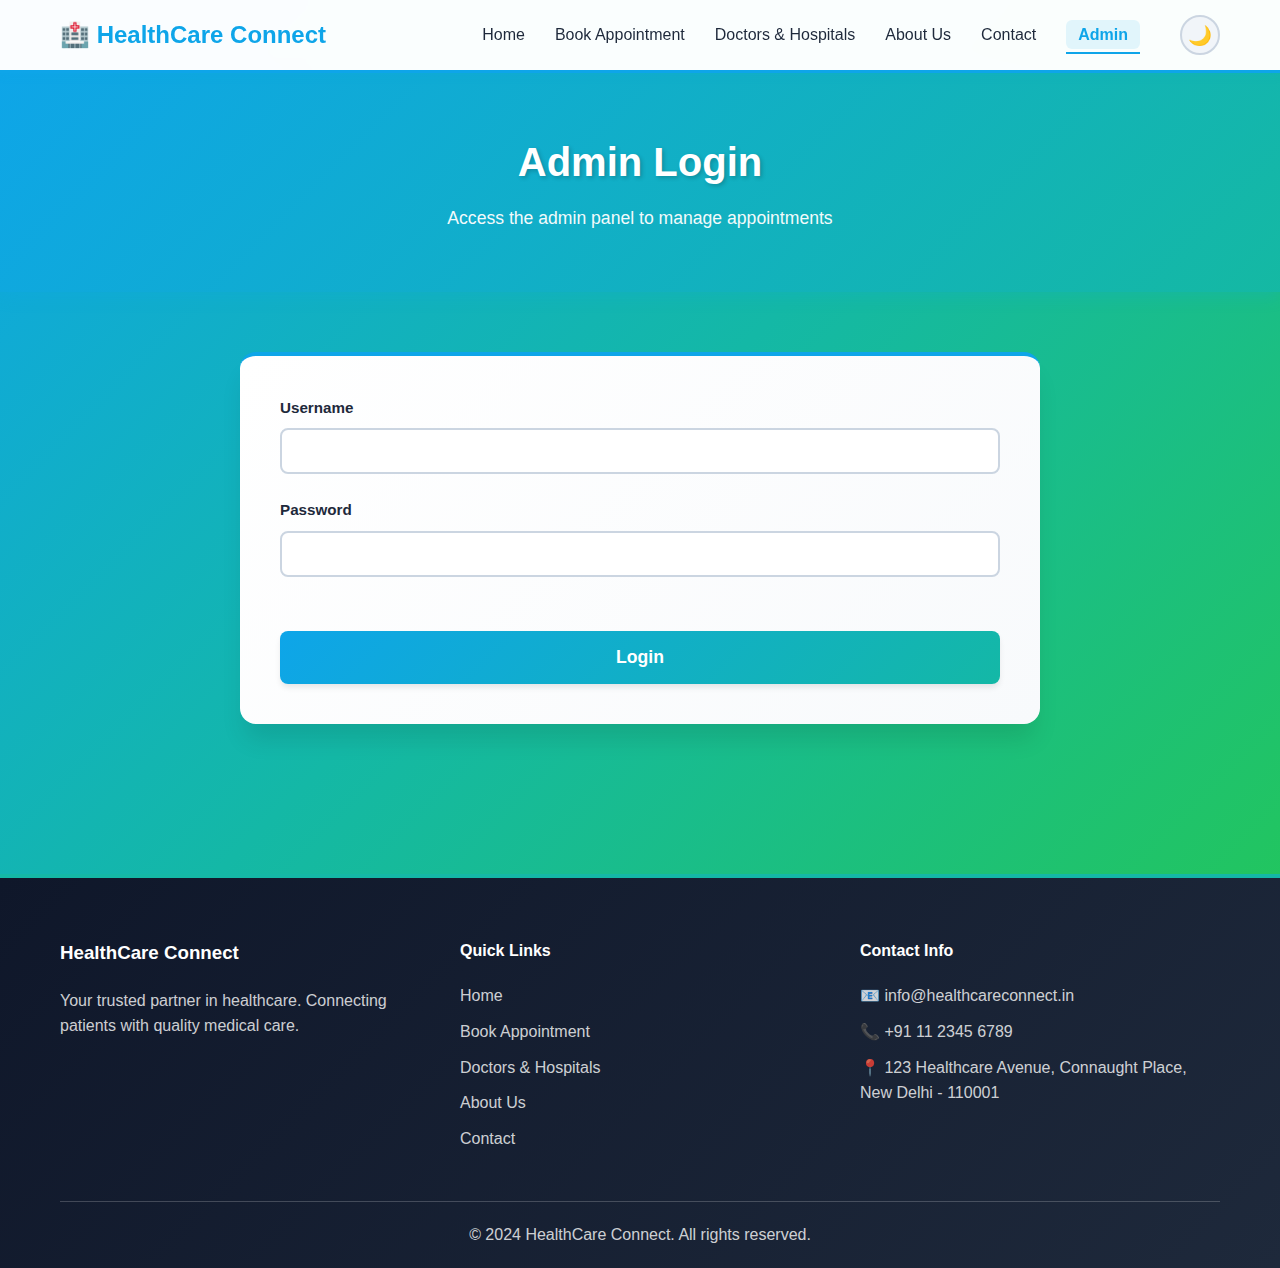
<file: admin-login.html>
<!DOCTYPE html>
<html lang="en">
<head>
    <meta charset="UTF-8">
    <meta name="viewport" content="width=device-width, initial-scale=1.0">
    <title>Admin Login - HealthCare Connect</title>
    <link rel="stylesheet" href="styles.css">
</head>
<body>
    <!-- Navigation -->
    <nav class="navbar">
        <div class="nav-container">
            <div class="nav-logo">
                <a href="index.html">🏥 HealthCare Connect</a>
            </div>
            <button class="mobile-menu-btn" id="mobileMenuBtn">
                <span></span>
                <span></span>
                <span></span>
            </button>
            <ul class="nav-menu">
                <li><a href="index.html" class="nav-link">Home</a></li>
                <li><a href="appointment.html" class="nav-link">Book Appointment</a></li>
                <li><a href="doctors-hospitals.html" class="nav-link">Doctors & Hospitals</a></li>
                <li><a href="about.html" class="nav-link">About Us</a></li>
                <li><a href="contact.html" class="nav-link">Contact</a></li>
                <li><a href="admin-login.html" class="nav-link admin-link active">Admin</a></li>
                <li>
                    <button class="theme-toggle" id="themeToggle" aria-label="Toggle dark mode">
                        <span class="theme-icon">🌙</span>
                    </button>
                </li>
            </ul>
        </div>
    </nav>

    <div class="page-header">
        <div class="container">
            <h1>Admin Login</h1>
            <p>Access the admin panel to manage appointments</p>
        </div>
    </div>

    <main class="main-content">
        <div class="container">
            <div class="appointment-form-container">
                <form id="adminLoginForm" class="login-form">
                    <div class="form-group">
                        <label for="username">Username</label>
                        <input type="text" id="username" name="username" required autocomplete="username">
                    </div>
                    <div class="form-group">
                        <label for="password">Password</label>
                        <input type="password" id="password" name="password" required autocomplete="current-password">
                    </div>
                    <div id="errorMessage" class="error-message" style="display: none;"></div>
                    <button type="submit" class="submit-btn">Login</button>
                </form>
            </div>
        </div>
    </main>

    <!-- Footer -->
    <footer class="footer">
        <div class="container">
            <div class="footer-content">
                <div class="footer-section">
                    <h3>HealthCare Connect</h3>
                    <p>Your trusted partner in healthcare. Connecting patients with quality medical care.</p>
                </div>
                <div class="footer-section">
                    <h4>Quick Links</h4>
                    <ul>
                        <li><a href="index.html">Home</a></li>
                        <li><a href="appointment.html">Book Appointment</a></li>
                        <li><a href="doctors-hospitals.html">Doctors & Hospitals</a></li>
                        <li><a href="about.html">About Us</a></li>
                        <li><a href="contact.html">Contact</a></li>
                    </ul>
                </div>
                <div class="footer-section">
                    <h4>Contact Info</h4>
                    <p>📧 info@healthcareconnect.in</p>
                    <p>📞 +91 11 2345 6789</p>
                    <p>📍 123 Healthcare Avenue, Connaught Place, New Delhi - 110001</p>
                </div>
            </div>
            <div class="footer-bottom">
                <p>&copy; 2024 HealthCare Connect. All rights reserved.</p>
            </div>
        </div>
    </footer>

    <script src="admin-login.js"></script>
    <script src="dark-mode.js"></script>
    <script src="navigation.js"></script>
</body>
</html>
</file>
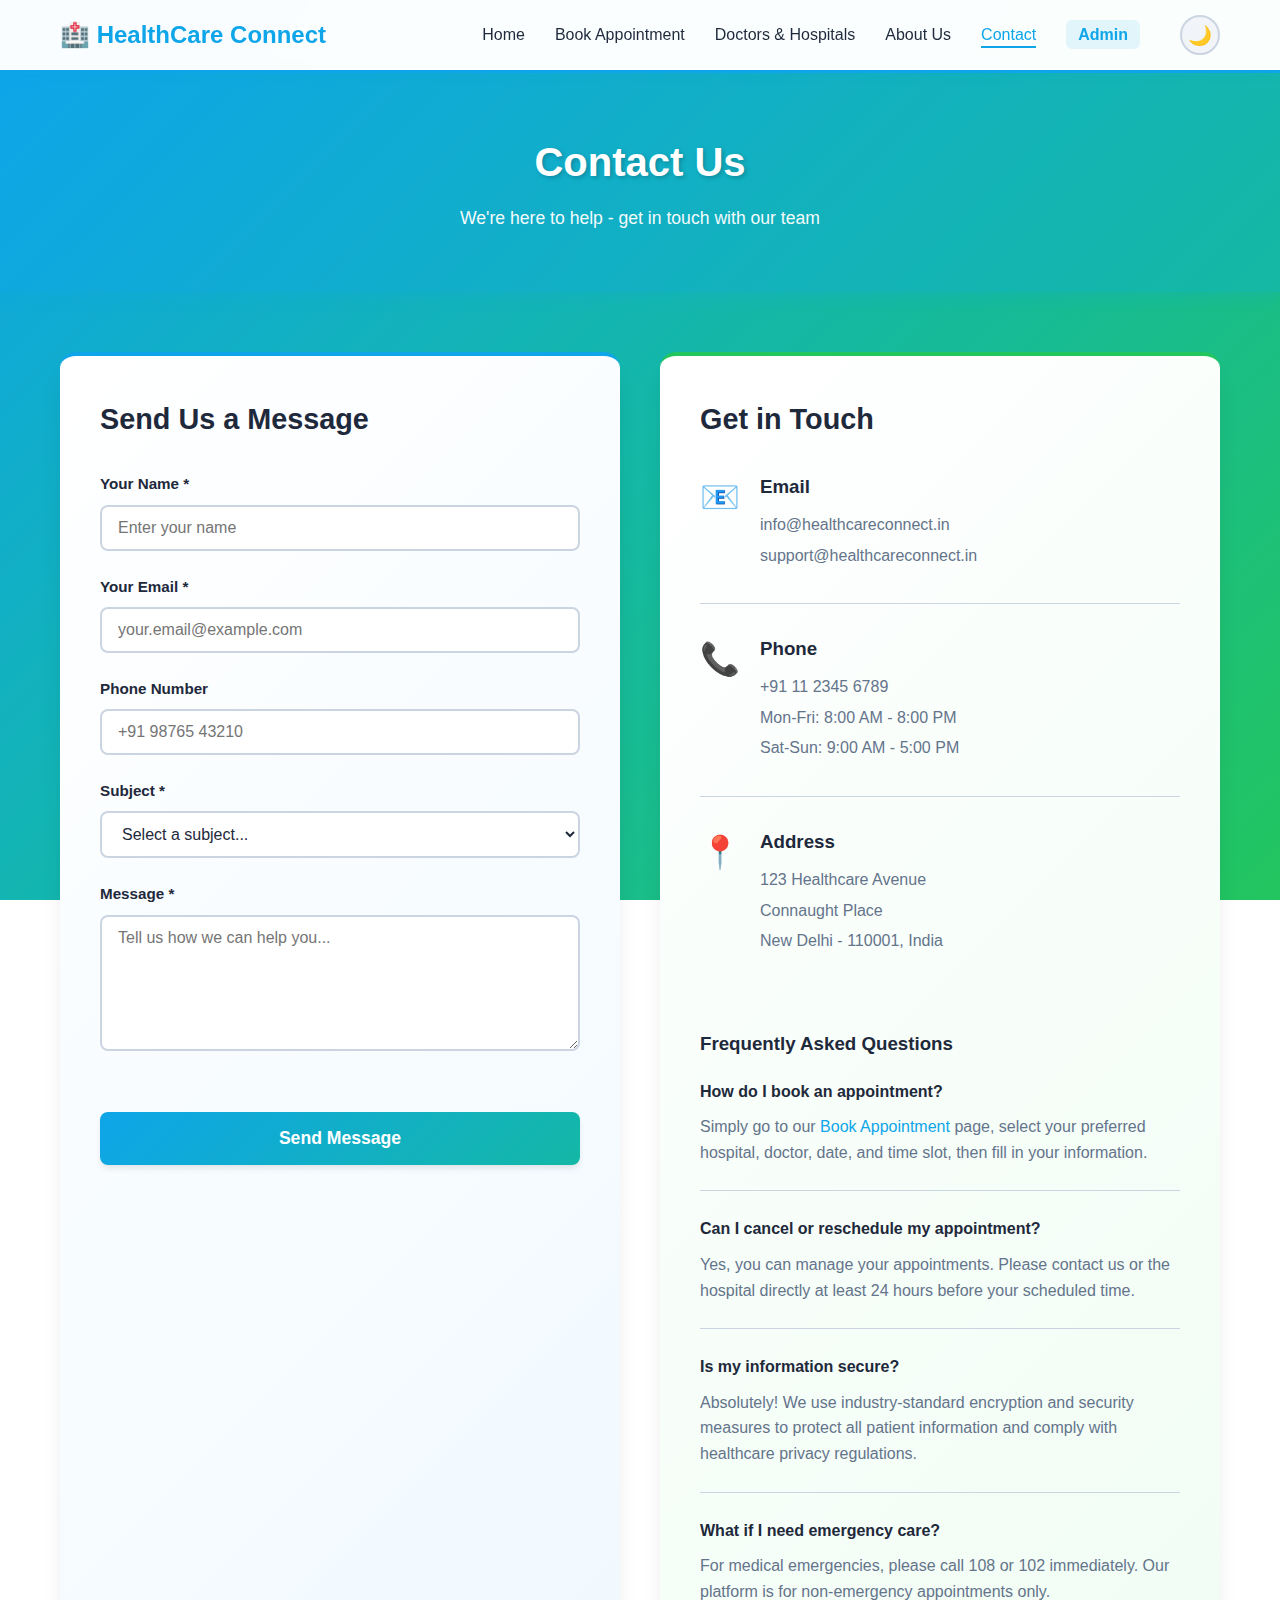
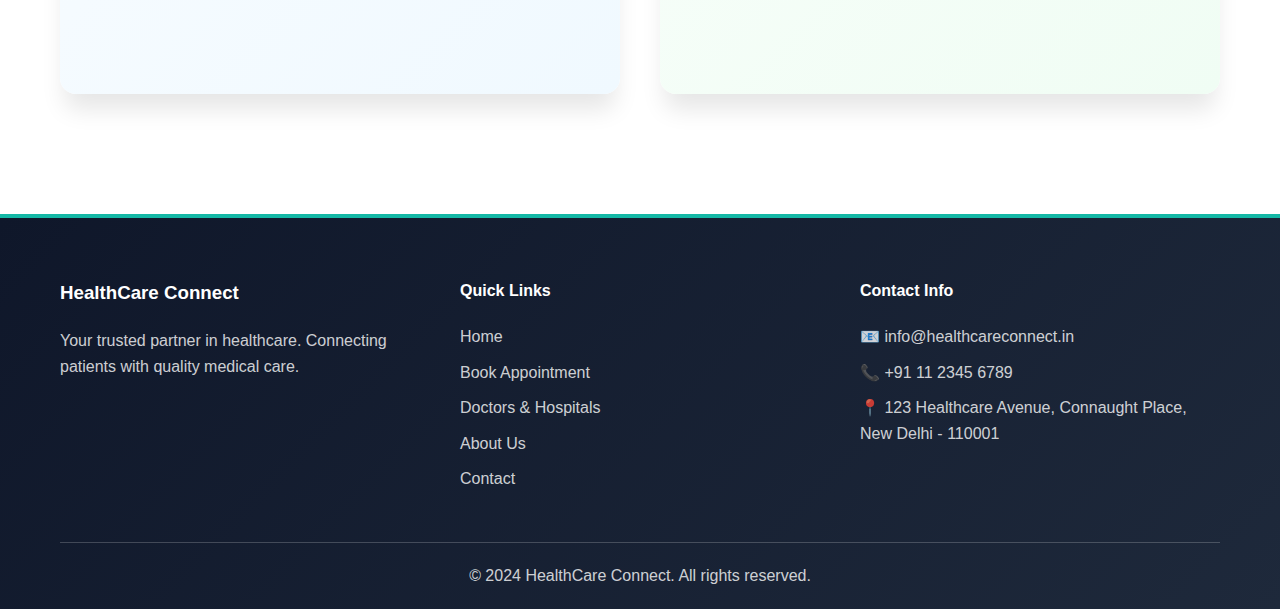
<file: contact.html>
<!DOCTYPE html>
<html lang="en">
<head>
    <meta charset="UTF-8">
    <meta name="viewport" content="width=device-width, initial-scale=1.0">
    <title>Contact Us - HealthCare Connect</title>
    <link rel="stylesheet" href="styles.css">
</head>
<body>
    <!-- Navigation -->
    <nav class="navbar">
        <div class="nav-container">
            <div class="nav-logo">
                <a href="index.html">🏥 HealthCare Connect</a>
            </div>
            <button class="mobile-menu-btn" id="mobileMenuBtn">
                <span></span>
                <span></span>
                <span></span>
            </button>
            <ul class="nav-menu">
                <li><a href="index.html" class="nav-link">Home</a></li>
                <li><a href="appointment.html" class="nav-link">Book Appointment</a></li>
                <li><a href="doctors-hospitals.html" class="nav-link">Doctors & Hospitals</a></li>
                <li><a href="about.html" class="nav-link">About Us</a></li>
                <li><a href="contact.html" class="nav-link active">Contact</a></li>
                <li><a href="admin-login.html" class="nav-link admin-link">Admin</a></li>
                <li>
                    <button class="theme-toggle" id="themeToggle" aria-label="Toggle dark mode">
                        <span class="theme-icon">🌙</span>
                    </button>
                </li>
            </ul>
        </div>
    </nav>

    <div class="page-header">
        <div class="container">
            <h1>Contact Us</h1>
            <p>We're here to help - get in touch with our team</p>
        </div>
    </div>

    <main class="main-content">
        <div class="container">
            <div class="contact-layout">
                <!-- Contact Form -->
                <div class="contact-form-section">
                    <h2>Send Us a Message</h2>
                    <form id="contactForm" class="contact-form">
                        <div class="form-group">
                            <label for="contactName">Your Name *</label>
                            <input type="text" id="contactName" name="contactName" required placeholder="Enter your name">
                        </div>
                        <div class="form-group">
                            <label for="contactEmail">Your Email *</label>
                            <input type="email" id="contactEmail" name="contactEmail" required placeholder="your.email@example.com">
                        </div>
                        <div class="form-group">
                            <label for="contactPhone">Phone Number</label>
                            <input type="tel" id="contactPhone" name="contactPhone" placeholder="+91 98765 43210">
                        </div>
                        <div class="form-group">
                            <label for="contactSubject">Subject *</label>
                            <select id="contactSubject" name="contactSubject" required>
                                <option value="">Select a subject...</option>
                                <option value="appointment">Appointment Inquiry</option>
                                <option value="technical">Technical Support</option>
                                <option value="feedback">Feedback</option>
                                <option value="partnership">Partnership Opportunity</option>
                                <option value="other">Other</option>
                            </select>
                        </div>
                        <div class="form-group">
                            <label for="contactMessage">Message *</label>
                            <textarea id="contactMessage" name="contactMessage" rows="6" required placeholder="Tell us how we can help you..."></textarea>
                        </div>
                        <button type="submit" class="submit-btn">Send Message</button>
                    </form>
                    <div id="contactSuccess" class="success-message" style="display: none;">
                        <p>✅ Thank you for contacting us! We'll get back to you soon.</p>
                    </div>
                </div>

                <!-- Contact Info -->
                <div class="contact-info-section">
                    <h2>Get in Touch</h2>
                    <div class="contact-info-card">
                        <div class="contact-info-item">
                            <div class="contact-icon">📧</div>
                            <div>
                                <h3>Email</h3>
                                <p>info@healthcareconnect.in</p>
                                <p>support@healthcareconnect.in</p>
                            </div>
                        </div>
                        <div class="contact-info-item">
                            <div class="contact-icon">📞</div>
                            <div>
                                <h3>Phone</h3>
                                <p>+91 11 2345 6789</p>
                                <p>Mon-Fri: 8:00 AM - 8:00 PM</p>
                                <p>Sat-Sun: 9:00 AM - 5:00 PM</p>
                            </div>
                        </div>
                        <div class="contact-info-item">
                            <div class="contact-icon">📍</div>
                            <div>
                                <h3>Address</h3>
                                <p>123 Healthcare Avenue</p>
                                <p>Connaught Place</p>
                                <p>New Delhi - 110001, India</p>
                            </div>
                        </div>
                    </div>

                    <div class="faq-section">
                        <h3>Frequently Asked Questions</h3>
                        <div class="faq-item">
                            <h4>How do I book an appointment?</h4>
                            <p>Simply go to our <a href="appointment.html">Book Appointment</a> page, select your preferred hospital, doctor, date, and time slot, then fill in your information.</p>
                        </div>
                        <div class="faq-item">
                            <h4>Can I cancel or reschedule my appointment?</h4>
                            <p>Yes, you can manage your appointments. Please contact us or the hospital directly at least 24 hours before your scheduled time.</p>
                        </div>
                        <div class="faq-item">
                            <h4>Is my information secure?</h4>
                            <p>Absolutely! We use industry-standard encryption and security measures to protect all patient information and comply with healthcare privacy regulations.</p>
                        </div>
                        <div class="faq-item">
                            <h4>What if I need emergency care?</h4>
                            <p>For medical emergencies, please call 108 or 102 immediately. Our platform is for non-emergency appointments only.</p>
                        </div>
                    </div>
                </div>
            </div>
        </div>
    </main>

    <!-- Footer -->
    <footer class="footer">
        <div class="container">
            <div class="footer-content">
                <div class="footer-section">
                    <h3>HealthCare Connect</h3>
                    <p>Your trusted partner in healthcare. Connecting patients with quality medical care.</p>
                </div>
                <div class="footer-section">
                    <h4>Quick Links</h4>
                    <ul>
                        <li><a href="index.html">Home</a></li>
                        <li><a href="appointment.html">Book Appointment</a></li>
                        <li><a href="doctors-hospitals.html">Doctors & Hospitals</a></li>
                        <li><a href="about.html">About Us</a></li>
                        <li><a href="contact.html">Contact</a></li>
                    </ul>
                </div>
                <div class="footer-section">
                    <h4>Contact Info</h4>
                    <p>📧 info@healthcareconnect.in</p>
                    <p>📞 +91 11 2345 6789</p>
                    <p>📍 123 Healthcare Avenue, Connaught Place, New Delhi - 110001</p>
                </div>
            </div>
            <div class="footer-bottom">
                <p>&copy; 2024 HealthCare Connect. All rights reserved.</p>
            </div>
        </div>
    </footer>

    <script src="dark-mode.js"></script>
    <script src="contact.js"></script>
    <script src="navigation.js"></script>
</body>
</html>
</file>
<file: styles.css>
* {
    margin: 0;
    padding: 0;
    box-sizing: border-box;
}

:root {
    --primary-color: #0ea5e9;
    --primary-dark: #0284c7;
    --secondary-color: #10b981;
    --accent-blue: #3b82f6;
    --accent-teal: #14b8a6;
    --accent-green: #22c55e;
    --accent-purple: #8b5cf6;
    --accent-pink: #ec4899;
    --danger-color: #ef4444;
    --text-primary: #1e293b;
    --text-secondary: #64748b;
    --bg-primary: #ffffff;
    --bg-secondary: #f1f5f9;
    --bg-tertiary: #e2e8f0;
    --border-color: #cbd5e1;
    --medical-blue: #0ea5e9;
    --medical-teal: #14b8a6;
    --medical-green: #22c55e;
    --shadow-sm: 0 1px 2px 0 rgba(0, 0, 0, 0.05);
    --shadow-md: 0 4px 6px -1px rgba(0, 0, 0, 0.1);
    --shadow-lg: 0 10px 15px -3px rgba(0, 0, 0, 0.1);
    --shadow-xl: 0 20px 25px -5px rgba(0, 0, 0, 0.1);
}

[data-theme="dark"] {
    --text-primary: #f1f5f9;
    --text-secondary: #cbd5e1;
    --bg-primary: #1e293b;
    --bg-secondary: #0f172a;
    --bg-tertiary: #334155;
    --border-color: #475569;
    --shadow-sm: 0 1px 2px 0 rgba(0, 0, 0, 0.3);
    --shadow-md: 0 4px 6px -1px rgba(0, 0, 0, 0.4);
    --shadow-lg: 0 10px 15px -3px rgba(0, 0, 0, 0.5);
    --shadow-xl: 0 20px 25px -5px rgba(0, 0, 0, 0.6);
}

[data-theme="dark"] * {
    color: inherit;
}

[data-theme="dark"] body {
    color: var(--text-primary);
}

body {
    font-family: -apple-system, BlinkMacSystemFont, 'Segoe UI', Roboto, 'Helvetica Neue', Arial, sans-serif;
    background: linear-gradient(135deg, #0ea5e9 0%, #14b8a6 50%, #22c55e 100%);
    background-attachment: fixed;
    min-height: 100vh;
    color: var(--text-primary);
    line-height: 1.6;
    padding-top: 70px;
    transition: background 0.3s ease;
}

[data-theme="dark"] body {
    background: linear-gradient(135deg, #0f172a 0%, #1e293b 50%, #334155 100%);
}

.container {
    max-width: 1200px;
    margin: 0 auto;
    padding: 0 20px;
}

/* Navigation */
.navbar {
    position: fixed;
    top: 0;
    left: 0;
    right: 0;
    background: rgba(255, 255, 255, 0.98);
    backdrop-filter: blur(10px);
    box-shadow: 0 2px 10px rgba(14, 165, 233, 0.1);
    z-index: 1000;
    padding: 0;
    border-bottom: 3px solid var(--medical-blue);
}

.nav-container {
    max-width: 1200px;
    margin: 0 auto;
    padding: 0 20px;
    display: flex;
    justify-content: space-between;
    align-items: center;
    height: 70px;
}

.nav-logo a {
    font-size: 1.5rem;
    font-weight: 700;
    color: var(--primary-color);
    text-decoration: none;
}

.nav-menu {
    display: flex;
    list-style: none;
    gap: 30px;
    align-items: center;
}

.nav-link {
    color: var(--text-primary);
    text-decoration: none;
    font-weight: 500;
    transition: color 0.3s ease;
    position: relative;
}

.nav-link:hover,
.nav-link.active {
    color: var(--primary-color);
}

.nav-link.active::after {
    content: '';
    position: absolute;
    bottom: -5px;
    left: 0;
    right: 0;
    height: 2px;
    background: var(--primary-color);
}

.nav-link.admin-link {
    color: var(--primary-color);
    font-weight: 600;
    padding: 6px 12px;
    border-radius: 6px;
    background: rgba(14, 165, 233, 0.1);
    transition: all 0.3s ease;
}

.nav-link.admin-link:hover {
    background: rgba(14, 165, 233, 0.2);
    color: var(--primary-dark);
    transform: translateY(-1px);
}

[data-theme="dark"] .nav-link.admin-link {
    background: rgba(14, 165, 233, 0.2);
    color: var(--primary-color);
}

[data-theme="dark"] .nav-link.admin-link:hover {
    background: rgba(14, 165, 233, 0.3);
}

.theme-toggle {
    background: var(--bg-secondary);
    border: 2px solid var(--border-color);
    border-radius: 50%;
    width: 40px;
    height: 40px;
    display: flex;
    align-items: center;
    justify-content: center;
    cursor: pointer;
    transition: all 0.3s ease;
    padding: 0;
    margin-left: 10px;
}

.theme-toggle:hover {
    background: var(--bg-tertiary);
    border-color: var(--primary-color);
    transform: scale(1.1);
}

.theme-icon {
    font-size: 1.2rem;
    transition: transform 0.3s ease;
}

.theme-toggle:hover .theme-icon {
    transform: rotate(15deg);
}

[data-theme="dark"] .theme-toggle {
    background: var(--bg-tertiary);
    border-color: var(--border-color);
}

[data-theme="dark"] .theme-icon {
    content: '☀️';
}

.mobile-menu-btn {
    display: none;
    flex-direction: column;
    gap: 5px;
    background: none;
    border: none;
    cursor: pointer;
    padding: 5px;
}

.mobile-menu-btn span {
    width: 25px;
    height: 3px;
    background: var(--text-primary);
    transition: all 0.3s ease;
}

/* Hero Section */
.hero {
    background: linear-gradient(135deg, rgba(14, 165, 233, 0.95) 0%, rgba(20, 184, 166, 0.95) 50%, rgba(34, 197, 94, 0.95) 100%);
    padding: 100px 20px;
    color: white;
    margin-bottom: 60px;
    box-shadow: 0 10px 30px rgba(14, 165, 233, 0.3);
    position: relative;
    overflow: hidden;
}

.hero-overlay {
    position: absolute;
    top: 0;
    left: 0;
    right: 0;
    bottom: 0;
    background: rgba(0, 0, 0, 0.1);
    z-index: 1;
    pointer-events: none;
}

.hero-content {
    position: relative;
    z-index: 2;
    max-width: 1200px;
    margin: 0 auto;
    display: grid;
    grid-template-columns: 1fr 1fr;
    gap: 40px;
    align-items: center;
}

.hero-text {
    text-align: left;
    position: relative;
    z-index: 3;
}

.hero-text h1 {
    font-size: 3rem;
    margin-bottom: 20px;
    text-shadow: 2px 2px 4px rgba(0, 0, 0, 0.2);
}

.hero-text p {
    font-size: 1.3rem;
    margin-bottom: 30px;
    opacity: 0.95;
}

.hero-image {
    border-radius: 16px;
    overflow: hidden;
    box-shadow: 0 10px 30px rgba(0, 0, 0, 0.3);
    position: relative;
    z-index: 3;
    background: rgba(255, 255, 255, 0.1);
}

.hero-image img {
    width: 100%;
    height: auto;
    display: block;
    border-radius: 16px;
    opacity: 1;
    position: relative;
    z-index: 1;
}

.hero-buttons {
    display: flex;
    gap: 20px;
    justify-content: flex-start;
    flex-wrap: wrap;
}

/* Buttons */
.btn-primary,
.btn-secondary {
    padding: 14px 28px;
    border-radius: 8px;
    font-weight: 600;
    text-decoration: none;
    display: inline-block;
    transition: all 0.3s ease;
    border: none;
    cursor: pointer;
    font-size: 1rem;
}

.btn-primary {
    background: linear-gradient(135deg, var(--medical-blue) 0%, var(--medical-teal) 100%);
    color: white;
    box-shadow: var(--shadow-md);
    border: none;
}

.btn-primary:hover {
    background: linear-gradient(135deg, var(--primary-dark) 0%, var(--medical-blue) 100%);
    transform: translateY(-2px);
    box-shadow: var(--shadow-lg);
}

.btn-primary.btn-large {
    padding: 18px 36px;
    font-size: 1.1rem;
}

.btn-primary.btn-small {
    padding: 10px 20px;
    font-size: 0.9rem;
}

.btn-secondary {
    background: white;
    color: var(--primary-color);
    border: 2px solid white;
}

.btn-secondary:hover {
    background: rgba(255, 255, 255, 0.9);
    transform: translateY(-2px);
}

.btn-admin {
    background: rgba(255, 255, 255, 0.2);
    color: white;
    border: 2px solid rgba(255, 255, 255, 0.5);
    backdrop-filter: blur(10px);
}

.btn-admin:hover {
    background: rgba(255, 255, 255, 0.3);
    border-color: rgba(255, 255, 255, 0.8);
    transform: translateY(-2px);
}

/* Page Header */
.page-header {
    background: linear-gradient(135deg, rgba(14, 165, 233, 0.9) 0%, rgba(20, 184, 166, 0.9) 100%);
    padding: 60px 20px;
    text-align: center;
    color: white;
    margin-bottom: 40px;
    box-shadow: 0 5px 15px rgba(14, 165, 233, 0.2);
}

.page-header h1 {
    font-size: 2.5rem;
    margin-bottom: 10px;
    text-shadow: 2px 2px 4px rgba(0, 0, 0, 0.2);
}

.page-header p {
    font-size: 1.1rem;
    opacity: 0.95;
}

/* Main Content */
.main-content {
    padding: 20px;
    padding-bottom: 60px;
}

/* Sections */
.section {
    margin-bottom: 60px;
}

.section-title {
    font-size: 2rem;
    margin-bottom: 30px;
    text-align: center;
    color: white;
    text-shadow: 2px 2px 4px rgba(0, 0, 0, 0.2);
}

.content-section {
    margin-bottom: 40px;
}

.content-card {
    background: linear-gradient(135deg, #ffffff 0%, #f8fafc 100%);
    border-radius: 16px;
    padding: 40px;
    box-shadow: var(--shadow-xl);
    margin-bottom: 30px;
    border-top: 4px solid var(--medical-blue);
}

.content-with-image {
    display: grid;
    grid-template-columns: 1fr 1fr;
    gap: 40px;
    align-items: center;
}

.content-with-image.reverse {
    direction: rtl;
}

.content-with-image.reverse > * {
    direction: ltr;
}

.content-image {
    border-radius: 12px;
    overflow: hidden;
    box-shadow: var(--shadow-md);
}

.content-image img {
    width: 100%;
    height: auto;
    display: block;
    border-radius: 12px;
    transition: transform 0.3s ease;
}

.content-image:hover img {
    transform: scale(1.05);
}

.content-card h2 {
    color: var(--text-primary);
    margin-bottom: 20px;
    font-size: 1.8rem;
}

.content-card p {
    color: var(--text-secondary);
    margin-bottom: 15px;
    line-height: 1.8;
}

/* Features Grid */
.features-section,
.services-section {
    padding: 60px 20px;
}

.features-grid,
.services-grid {
    display: grid;
    grid-template-columns: repeat(auto-fit, minmax(280px, 1fr));
    gap: 30px;
    margin-top: 40px;
}

.feature-card {
    background: linear-gradient(135deg, #ffffff 0%, #f0f9ff 100%);
    border-radius: 12px;
    padding: 30px;
    box-shadow: var(--shadow-lg);
    text-align: center;
    transition: transform 0.3s ease, box-shadow 0.3s ease;
    border: 2px solid transparent;
}

.feature-card:hover {
    transform: translateY(-5px);
    box-shadow: var(--shadow-xl);
    border-color: var(--medical-blue);
    background: linear-gradient(135deg, #ffffff 0%, #e0f2fe 100%);
}

.service-card {
    background: linear-gradient(135deg, #ffffff 0%, #f0fdf4 100%);
    border-radius: 12px;
    padding: 30px;
    box-shadow: var(--shadow-lg);
    text-align: center;
    transition: transform 0.3s ease, box-shadow 0.3s ease;
    display: block;
    text-decoration: none;
    color: inherit;
    border: 2px solid transparent;
    position: relative;
    overflow: hidden;
}

.service-card::before {
    content: '';
    position: absolute;
    top: 0;
    left: 0;
    right: 0;
    height: 4px;
    background: linear-gradient(90deg, var(--medical-blue), var(--medical-teal), var(--medical-green));
    transform: scaleX(0);
    transition: transform 0.3s ease;
}

.service-card:hover {
    transform: translateY(-5px);
    box-shadow: var(--shadow-xl);
    border-color: var(--medical-green);
    background: linear-gradient(135deg, #ffffff 0%, #dcfce7 100%);
}

.service-card:hover::before {
    transform: scaleX(1);
}

.feature-icon {
    font-size: 3rem;
    margin-bottom: 20px;
}

.feature-image {
    width: 100%;
    height: 200px;
    overflow: hidden;
    border-radius: 8px;
    margin-bottom: 20px;
}

.feature-image img {
    width: 100%;
    height: 100%;
    object-fit: cover;
    transition: transform 0.3s ease;
}

.feature-card:hover .feature-image img {
    transform: scale(1.05);
}

.service-image {
    width: 100%;
    height: 180px;
    overflow: hidden;
    border-radius: 8px;
    margin-bottom: 15px;
}

.service-image img {
    width: 100%;
    height: 100%;
    object-fit: cover;
    transition: transform 0.3s ease;
}

.service-card:hover .service-image img {
    transform: scale(1.1);
}

.feature-card h3,
.service-card h3 {
    color: var(--text-primary);
    margin-bottom: 15px;
    font-size: 1.3rem;
}

.feature-card p,
.service-card p {
    color: var(--text-secondary);
    line-height: 1.6;
}

/* Stats Section */
.stats-section {
    padding: 60px 20px;
    background: linear-gradient(135deg, rgba(14, 165, 233, 0.15) 0%, rgba(20, 184, 166, 0.15) 50%, rgba(34, 197, 94, 0.15) 100%);
    margin: 60px 0;
    backdrop-filter: blur(10px);
    border-top: 3px solid var(--medical-blue);
    border-bottom: 3px solid var(--medical-green);
}

.stats-grid {
    display: grid;
    grid-template-columns: repeat(auto-fit, minmax(200px, 1fr));
    gap: 40px;
    text-align: center;
}

.stat-item {
    color: white;
}

.stat-number {
    font-size: 3rem;
    font-weight: 700;
    margin-bottom: 10px;
}

.stat-label {
    font-size: 1.2rem;
    opacity: 0.9;
}

/* CTA Section */
.cta-section {
    padding: 80px 20px;
    text-align: center;
    color: white;
    background: linear-gradient(135deg, rgba(14, 165, 233, 0.95) 0%, rgba(20, 184, 166, 0.95) 100%);
    margin-top: 60px;
    box-shadow: 0 -5px 20px rgba(14, 165, 233, 0.2);
}

.cta-content h2 {
    font-size: 2.5rem;
    margin-bottom: 20px;
    text-shadow: 2px 2px 4px rgba(0, 0, 0, 0.2);
}

.cta-content p {
    font-size: 1.2rem;
    margin-bottom: 30px;
    opacity: 0.95;
}

/* Appointment Form */
.appointment-form-container {
    background: linear-gradient(135deg, #ffffff 0%, #f8fafc 100%);
    border-radius: 16px;
    padding: 40px;
    box-shadow: var(--shadow-xl);
    margin-bottom: 30px;
    max-width: 800px;
    margin-left: auto;
    margin-right: auto;
    border-top: 4px solid var(--medical-blue);
}

.form-group {
    margin-bottom: 24px;
}

.form-group label {
    display: block;
    margin-bottom: 8px;
    font-weight: 600;
    color: var(--text-primary);
    font-size: 0.95rem;
}

.form-group input,
.form-group select,
.form-group textarea {
    width: 100%;
    padding: 12px 16px;
    border: 2px solid var(--border-color);
    border-radius: 8px;
    font-size: 1rem;
    font-family: inherit;
    transition: all 0.3s ease;
    background: var(--bg-primary);
    color: var(--text-primary);
}

.form-group input:focus,
.form-group select:focus,
.form-group textarea:focus {
    outline: none;
    border-color: var(--medical-blue);
    box-shadow: 0 0 0 3px rgba(14, 165, 233, 0.15);
}

.form-group input:disabled,
.form-group select:disabled {
    background: var(--bg-tertiary);
    cursor: not-allowed;
    opacity: 0.6;
}

.form-group textarea {
    resize: vertical;
}

.form-section {
    margin-top: 40px;
    padding-top: 30px;
    border-top: 2px solid var(--border-color);
}

.form-section h3 {
    color: var(--text-primary);
    margin-bottom: 24px;
    font-size: 1.3rem;
}

.time-slots-container {
    display: grid;
    grid-template-columns: repeat(auto-fill, minmax(120px, 1fr));
    gap: 12px;
    margin-top: 12px;
}

.time-slot {
    padding: 12px 16px;
    border: 2px solid var(--border-color);
    border-radius: 8px;
    background: var(--bg-primary);
    cursor: pointer;
    text-align: center;
    font-weight: 500;
    transition: all 0.3s ease;
    color: var(--text-primary);
}

.time-slot:hover:not(.disabled):not(.selected) {
    border-color: var(--medical-blue);
    background: rgba(14, 165, 233, 0.1);
    transform: translateY(-2px);
    box-shadow: var(--shadow-md);
}

.time-slot.selected {
    background: linear-gradient(135deg, var(--medical-blue) 0%, var(--medical-teal) 100%);
    color: white;
    border-color: var(--medical-blue);
    box-shadow: var(--shadow-md);
}

.time-slot.disabled {
    background: var(--bg-tertiary);
    color: var(--text-secondary);
    cursor: not-allowed;
    opacity: 0.5;
    text-decoration: line-through;
}

.info-text {
    color: var(--text-secondary);
    font-style: italic;
    text-align: center;
    padding: 20px;
    background: var(--bg-secondary);
    border-radius: 8px;
}

.submit-btn {
    width: 100%;
    padding: 16px;
    background: linear-gradient(135deg, var(--medical-blue) 0%, var(--medical-teal) 100%);
    color: white;
    border: none;
    border-radius: 8px;
    font-size: 1.1rem;
    font-weight: 600;
    cursor: pointer;
    transition: all 0.3s ease;
    margin-top: 30px;
    box-shadow: var(--shadow-md);
}

.submit-btn:hover {
    background: linear-gradient(135deg, var(--primary-dark) 0%, var(--medical-blue) 100%);
    transform: translateY(-2px);
    box-shadow: var(--shadow-lg);
}

.submit-btn:active {
    transform: translateY(0);
}

/* Hospitals & Doctors Grid */
.hospitals-grid,
.doctors-grid {
    display: grid;
    grid-template-columns: repeat(auto-fill, minmax(350px, 1fr));
    gap: 30px;
    margin-top: 30px;
}

.hospital-card {
    background: linear-gradient(135deg, #ffffff 0%, #f0f9ff 100%);
    border-radius: 16px;
    padding: 0;
    box-shadow: var(--shadow-lg);
    transition: transform 0.3s ease, box-shadow 0.3s ease;
    border-left: 4px solid var(--medical-blue);
    overflow: hidden;
}

.hospital-image-container {
    width: 100%;
    height: 200px;
    overflow: hidden;
}

.hospital-image-container img {
    width: 100%;
    height: 100%;
    object-fit: cover;
    transition: transform 0.3s ease;
}

.hospital-card:hover .hospital-image-container img {
    transform: scale(1.1);
}

.hospital-card:hover {
    transform: translateY(-5px);
    box-shadow: var(--shadow-xl);
    border-left-color: var(--medical-teal);
    background: linear-gradient(135deg, #ffffff 0%, #e0f2fe 100%);
}

.hospital-header,
.hospital-body {
    padding: 20px 30px;
}

.doctor-card {
    background: linear-gradient(135deg, #ffffff 0%, #f0fdf4 100%);
    border-radius: 16px;
    padding: 0;
    box-shadow: var(--shadow-lg);
    transition: transform 0.3s ease, box-shadow 0.3s ease;
    border-left: 4px solid var(--medical-green);
    overflow: hidden;
}

.doctor-image-container {
    width: 100%;
    height: 250px;
    overflow: hidden;
    position: relative;
}

.doctor-image-container img {
    width: 100%;
    height: 100%;
    object-fit: cover;
    transition: transform 0.3s ease;
}

.doctor-card:hover .doctor-image-container img {
    transform: scale(1.1);
}

.doctor-card:hover {
    transform: translateY(-5px);
    box-shadow: var(--shadow-xl);
    border-left-color: var(--medical-teal);
    background: linear-gradient(135deg, #ffffff 0%, #dcfce7 100%);
}

.doctor-header,
.doctor-body {
    padding: 20px 30px;
}

.hospital-header,
.doctor-header {
    display: flex;
    align-items: center;
    gap: 20px;
    margin-bottom: 20px;
    padding-bottom: 20px;
    border-bottom: 2px solid var(--border-color);
}

.hospital-icon,
.doctor-icon {
    font-size: 3rem;
}

.hospital-header h3,
.doctor-header h3 {
    color: var(--text-primary);
    margin-bottom: 5px;
}

.rating {
    color: var(--text-secondary);
    font-size: 0.9rem;
}

.hospital-body,
.doctor-body {
    color: var(--text-secondary);
}

.hospital-description,
.doctor-bio {
    margin-bottom: 20px;
    line-height: 1.6;
}

.hospital-details,
.doctor-info {
    margin-bottom: 20px;
}

.detail-item {
    margin-bottom: 10px;
    line-height: 1.6;
}

.detail-item strong {
    color: var(--text-primary);
}

/* Filter Controls */
.filter-controls {
    display: flex;
    gap: 20px;
    margin-bottom: 30px;
    flex-wrap: wrap;
}

.filter-select {
    padding: 12px 16px;
    border: 2px solid var(--border-color);
    border-radius: 8px;
    font-size: 1rem;
    background: var(--bg-primary);
    color: var(--text-primary);
    min-width: 200px;
}

.filter-select:focus {
    outline: none;
    border-color: var(--medical-blue);
    box-shadow: 0 0 0 3px rgba(14, 165, 233, 0.15);
}

/* Values Grid */
.values-grid {
    display: grid;
    grid-template-columns: repeat(auto-fit, minmax(250px, 1fr));
    gap: 30px;
    margin-top: 30px;
}

.value-card {
    background: linear-gradient(135deg, #ffffff 0%, #f0f9ff 100%);
    border-radius: 12px;
    padding: 30px;
    box-shadow: var(--shadow-lg);
    text-align: center;
    transition: transform 0.3s ease;
    border: 2px solid transparent;
}

.value-card:hover {
    transform: translateY(-5px);
    border-color: var(--medical-teal);
    background: linear-gradient(135deg, #ffffff 0%, #e0f2fe 100%);
}

.value-icon {
    font-size: 3rem;
    margin-bottom: 20px;
}

.value-card h3 {
    color: var(--text-primary);
    margin-bottom: 15px;
}

.value-card p {
    color: var(--text-secondary);
    line-height: 1.6;
}

/* Contact Page */
.contact-layout {
    display: grid;
    grid-template-columns: 1fr 1fr;
    gap: 40px;
    max-width: 1200px;
    margin: 0 auto;
}

.contact-form-section {
    background: linear-gradient(135deg, #ffffff 0%, #f0f9ff 100%);
    border-radius: 16px;
    padding: 40px;
    box-shadow: var(--shadow-xl);
    border-top: 4px solid var(--medical-blue);
}

.contact-info-section {
    background: linear-gradient(135deg, #ffffff 0%, #f0fdf4 100%);
    border-radius: 16px;
    padding: 40px;
    box-shadow: var(--shadow-xl);
    border-top: 4px solid var(--medical-green);
}

.contact-form-section h2,
.contact-info-section h2 {
    color: var(--text-primary);
    margin-bottom: 30px;
    font-size: 1.8rem;
}

.contact-form {
    margin-top: 20px;
}

.contact-info-card {
    margin-bottom: 40px;
}

.contact-info-item {
    display: flex;
    gap: 20px;
    margin-bottom: 30px;
    padding-bottom: 30px;
    border-bottom: 1px solid var(--border-color);
}

.contact-info-item:last-child {
    border-bottom: none;
}

.contact-icon {
    font-size: 2rem;
}

.contact-info-item h3 {
    color: var(--text-primary);
    margin-bottom: 10px;
}

.contact-info-item p {
    color: var(--text-secondary);
    margin-bottom: 5px;
}

.faq-section {
    margin-top: 40px;
}

.faq-section h3 {
    color: var(--text-primary);
    margin-bottom: 20px;
}

.faq-item {
    margin-bottom: 25px;
    padding-bottom: 25px;
    border-bottom: 1px solid var(--border-color);
}

.faq-item:last-child {
    border-bottom: none;
}

.faq-item h4 {
    color: var(--text-primary);
    margin-bottom: 10px;
}

.faq-item p {
    color: var(--text-secondary);
    line-height: 1.6;
}

.faq-item a {
    color: var(--primary-color);
    text-decoration: none;
}

.faq-item a:hover {
    text-decoration: underline;
}

.success-message {
    background: var(--secondary-color);
    color: white;
    padding: 20px;
    border-radius: 8px;
    text-align: center;
    margin-top: 20px;
}

/* Modal Styles */
.modal {
    display: none;
    position: fixed;
    z-index: 1000;
    left: 0;
    top: 0;
    width: 100%;
    height: 100%;
    background-color: rgba(0, 0, 0, 0.5);
    backdrop-filter: blur(4px);
    animation: fadeIn 0.3s ease;
}

.modal.show {
    display: flex;
    align-items: center;
    justify-content: center;
}

@keyframes fadeIn {
    from {
        opacity: 0;
    }
    to {
        opacity: 1;
    }
}

.modal-content {
    background: var(--bg-primary);
    border-radius: 16px;
    padding: 40px;
    max-width: 600px;
    width: 90%;
    max-height: 90vh;
    overflow-y: auto;
    box-shadow: var(--shadow-xl);
    animation: slideUp 0.3s ease;
    position: relative;
}

@keyframes slideUp {
    from {
        transform: translateY(50px);
        opacity: 0;
    }
    to {
        transform: translateY(0);
        opacity: 1;
    }
}

.close {
    position: absolute;
    right: 20px;
    top: 20px;
    font-size: 28px;
    font-weight: bold;
    color: var(--text-secondary);
    cursor: pointer;
    transition: color 0.3s ease;
}

.close:hover {
    color: var(--text-primary);
}

.modal-body h2 {
    color: var(--secondary-color);
    margin-bottom: 24px;
    text-align: center;
    font-size: 1.8rem;
}

.appointment-summary {
    background: var(--bg-secondary);
    border-radius: 12px;
    padding: 24px;
    margin-bottom: 24px;
}

.summary-item {
    display: flex;
    justify-content: space-between;
    padding: 12px 0;
    border-bottom: 1px solid var(--border-color);
}

.summary-item:last-child {
    border-bottom: none;
}

.summary-label {
    font-weight: 600;
    color: var(--text-secondary);
}

.summary-value {
    color: var(--text-primary);
    text-align: right;
}

/* Footer */
.footer {
    background: linear-gradient(135deg, #0f172a 0%, #1e293b 100%);
    color: white;
    padding: 60px 20px 20px;
    margin-top: 60px;
    border-top: 4px solid var(--medical-teal);
}

.footer-content {
    display: grid;
    grid-template-columns: repeat(auto-fit, minmax(250px, 1fr));
    gap: 40px;
    margin-bottom: 40px;
}

.footer-section h3,
.footer-section h4 {
    margin-bottom: 20px;
    color: white;
}

.footer-section p {
    color: rgba(255, 255, 255, 0.8);
    margin-bottom: 10px;
    line-height: 1.6;
}

.footer-section ul {
    list-style: none;
}

.footer-section ul li {
    margin-bottom: 10px;
}

.footer-section ul li a {
    color: rgba(255, 255, 255, 0.8);
    text-decoration: none;
    transition: color 0.3s ease;
}

.footer-section ul li a:hover {
    color: white;
}

.footer-bottom {
    text-align: center;
    padding-top: 20px;
    border-top: 1px solid rgba(255, 255, 255, 0.2);
    color: rgba(255, 255, 255, 0.8);
}

/* Dark Mode Specific Styles */
[data-theme="dark"] .navbar {
    background: rgba(30, 41, 59, 0.98);
    border-bottom-color: var(--medical-teal);
}

[data-theme="dark"] .hero {
    background: linear-gradient(135deg, rgba(15, 23, 42, 0.95) 0%, rgba(30, 41, 59, 0.95) 50%, rgba(51, 65, 85, 0.95) 100%);
}

[data-theme="dark"] .page-header {
    background: linear-gradient(135deg, rgba(15, 23, 42, 0.9) 0%, rgba(30, 41, 59, 0.9) 100%);
}

[data-theme="dark"] .stats-section {
    background: linear-gradient(135deg, rgba(15, 23, 42, 0.3) 0%, rgba(30, 41, 59, 0.3) 50%, rgba(51, 65, 85, 0.3) 100%);
}

[data-theme="dark"] .cta-section {
    background: linear-gradient(135deg, rgba(15, 23, 42, 0.95) 0%, rgba(30, 41, 59, 0.95) 100%);
}

[data-theme="dark"] .section-title {
    color: var(--text-primary) !important;
    text-shadow: 2px 2px 4px rgba(0, 0, 0, 0.5);
}

[data-theme="dark"] .content-card {
    background: linear-gradient(135deg, var(--bg-primary) 0%, var(--bg-secondary) 100%);
    color: var(--text-primary);
}

[data-theme="dark"] .content-card h2,
[data-theme="dark"] .content-card p {
    color: var(--text-primary);
}

[data-theme="dark"] .feature-card {
    background: linear-gradient(135deg, var(--bg-primary) 0%, var(--bg-secondary) 100%);
    color: var(--text-primary);
}

[data-theme="dark"] .feature-card h3,
[data-theme="dark"] .feature-card p {
    color: var(--text-primary);
}

[data-theme="dark"] .service-card {
    background: linear-gradient(135deg, var(--bg-primary) 0%, var(--bg-secondary) 100%);
    color: var(--text-primary);
}

[data-theme="dark"] .service-card h3,
[data-theme="dark"] .service-card p {
    color: var(--text-primary);
}

[data-theme="dark"] .hospital-card {
    background: linear-gradient(135deg, var(--bg-primary) 0%, var(--bg-secondary) 100%);
    color: var(--text-primary);
}

[data-theme="dark"] .hospital-card h3,
[data-theme="dark"] .hospital-card p,
[data-theme="dark"] .hospital-card .detail-item,
[data-theme="dark"] .hospital-card .detail-item strong {
    color: var(--text-primary);
}

[data-theme="dark"] .doctor-card {
    background: linear-gradient(135deg, var(--bg-primary) 0%, var(--bg-secondary) 100%);
    color: var(--text-primary);
}

[data-theme="dark"] .doctor-card h3,
[data-theme="dark"] .doctor-card p,
[data-theme="dark"] .doctor-card .doctor-info,
[data-theme="dark"] .doctor-card .doctor-info strong {
    color: var(--text-primary);
}

[data-theme="dark"] .appointment-form-container {
    background: linear-gradient(135deg, var(--bg-primary) 0%, var(--bg-secondary) 100%);
    color: var(--text-primary);
}

[data-theme="dark"] .form-group label {
    color: var(--text-primary);
}

[data-theme="dark"] .form-group input,
[data-theme="dark"] .form-group select,
[data-theme="dark"] .form-group textarea {
    background: var(--bg-tertiary);
    color: var(--text-primary);
    border-color: var(--border-color);
}

[data-theme="dark"] .form-section h3 {
    color: var(--text-primary);
}

[data-theme="dark"] .value-card {
    background: linear-gradient(135deg, var(--bg-primary) 0%, var(--bg-secondary) 100%);
    color: var(--text-primary);
}

[data-theme="dark"] .value-card h3,
[data-theme="dark"] .value-card p {
    color: var(--text-primary);
}

[data-theme="dark"] .contact-form-section,
[data-theme="dark"] .contact-info-section {
    background: linear-gradient(135deg, var(--bg-primary) 0%, var(--bg-secondary) 100%);
    color: var(--text-primary);
}

[data-theme="dark"] .contact-form-section h2,
[data-theme="dark"] .contact-info-section h2,
[data-theme="dark"] .contact-info-item h3,
[data-theme="dark"] .contact-info-item p,
[data-theme="dark"] .faq-item h4,
[data-theme="dark"] .faq-item p {
    color: var(--text-primary);
}

[data-theme="dark"] .info-text {
    background: var(--bg-tertiary);
    color: var(--text-secondary);
}

[data-theme="dark"] .rating {
    color: var(--text-secondary);
}

[data-theme="dark"] .hospital-description,
[data-theme="dark"] .doctor-bio {
    color: var(--text-secondary);
}

[data-theme="dark"] .modal-content {
    background: var(--bg-primary);
    color: var(--text-primary);
}

[data-theme="dark"] .modal-body h2 {
    color: var(--secondary-color);
}

[data-theme="dark"] .appointment-summary {
    background: var(--bg-secondary);
    color: var(--text-primary);
}

[data-theme="dark"] .summary-item {
    border-bottom-color: var(--border-color);
}

[data-theme="dark"] .summary-label {
    color: var(--text-secondary);
}

[data-theme="dark"] .summary-value {
    color: var(--text-primary);
}

[data-theme="dark"] .close {
    color: var(--text-secondary);
}

[data-theme="dark"] .close:hover {
    color: var(--text-primary);
}

[data-theme="dark"] .btn-secondary {
    background: var(--bg-tertiary);
    color: var(--text-primary);
    border-color: var(--border-color);
}

[data-theme="dark"] .btn-secondary:hover {
    background: var(--bg-secondary);
    color: var(--text-primary);
}

[data-theme="dark"] .time-slot {
    background: var(--bg-tertiary);
    color: var(--text-primary);
    border-color: var(--border-color);
}

[data-theme="dark"] .time-slot.disabled {
    background: var(--bg-secondary);
    color: var(--text-secondary);
}

[data-theme="dark"] .filter-select {
    background: var(--bg-tertiary);
    color: var(--text-primary);
    border-color: var(--border-color);
}

[data-theme="dark"] h1,
[data-theme="dark"] h2,
[data-theme="dark"] h3,
[data-theme="dark"] h4 {
    color: var(--text-primary);
}

[data-theme="dark"] p {
    color: var(--text-primary);
}

[data-theme="dark"] .nav-logo a {
    color: var(--primary-color);
}

[data-theme="dark"] .nav-link {
    color: var(--text-primary);
}

[data-theme="dark"] .nav-link:hover,
[data-theme="dark"] .nav-link.active {
    color: var(--primary-color);
}

/* Admin Appointments Page */
.admin-controls {
    margin-bottom: 30px;
    padding-bottom: 20px;
    border-bottom: 2px solid var(--border-color);
}

.appointments-list {
    display: flex;
    flex-direction: column;
    gap: 20px;
}

.appointment-card {
    background: linear-gradient(135deg, var(--bg-primary) 0%, var(--bg-secondary) 100%);
    border-radius: 12px;
    padding: 0;
    box-shadow: var(--shadow-lg);
    border-left: 4px solid var(--medical-blue);
    overflow: hidden;
    transition: transform 0.3s ease, box-shadow 0.3s ease;
}

.appointment-card:hover {
    transform: translateY(-3px);
    box-shadow: var(--shadow-xl);
}

.appointment-card-header {
    display: flex;
    justify-content: space-between;
    align-items: center;
    padding: 20px 30px;
    background: var(--bg-secondary);
    border-bottom: 1px solid var(--border-color);
}

.appointment-card-header h3 {
    color: var(--text-primary);
    margin-bottom: 5px;
}

.appointment-status {
    display: inline-block;
    padding: 4px 12px;
    border-radius: 20px;
    font-size: 0.85rem;
    font-weight: 600;
    text-transform: uppercase;
}

.status-confirmed {
    background: rgba(34, 197, 94, 0.2);
    color: #22c55e;
}

.status-cancelled {
    background: rgba(239, 68, 68, 0.2);
    color: #ef4444;
}

.status-completed {
    background: rgba(14, 165, 233, 0.2);
    color: #0ea5e9;
}

.appointment-id {
    color: var(--text-secondary);
    font-size: 0.9rem;
    font-family: monospace;
}

.appointment-card-body {
    padding: 20px 30px;
}

.appointment-details-grid {
    display: grid;
    grid-template-columns: repeat(auto-fit, minmax(250px, 1fr));
    gap: 15px;
    margin-bottom: 20px;
}

.appointment-detail {
    color: var(--text-primary);
    line-height: 1.6;
}

.appointment-detail strong {
    color: var(--text-primary);
    display: block;
    margin-bottom: 5px;
    font-size: 0.9rem;
    color: var(--text-secondary);
}

.appointment-detail.full-width {
    grid-column: 1 / -1;
}

.appointment-actions {
    display: flex;
    gap: 10px;
    padding-top: 20px;
    border-top: 1px solid var(--border-color);
}

[data-theme="dark"] .appointment-card {
    background: linear-gradient(135deg, var(--bg-primary) 0%, var(--bg-secondary) 100%);
}

[data-theme="dark"] .appointment-card-header {
    background: var(--bg-secondary);
}

[data-theme="dark"] .appointment-card-header h3,
[data-theme="dark"] .appointment-detail {
    color: var(--text-primary);
}

/* Responsive Design */
@media (max-width: 768px) {
    body {
        padding-top: 70px;
    }

    .hero-content {
        grid-template-columns: 1fr;
        text-align: center;
    }

    .hero-text {
        text-align: center;
    }

    .hero-buttons {
        justify-content: center;
    }

    .hero-image {
        order: -1;
    }

    .mobile-menu-btn {
        display: flex;
    }

    .nav-menu {
        position: fixed;
        left: -100%;
        top: 70px;
        flex-direction: column;
        background: white;
        width: 100%;
        text-align: center;
        transition: 0.3s;
        box-shadow: var(--shadow-lg);
        padding: 20px 0;
        gap: 0;
    }

    .nav-menu.active {
        left: 0;
    }

    .nav-menu li {
        width: 100%;
        padding: 15px 0;
    }

    .mobile-menu-btn.active span:nth-child(1) {
        transform: rotate(45deg) translate(8px, 8px);
    }

    .mobile-menu-btn.active span:nth-child(2) {
        opacity: 0;
    }

    .mobile-menu-btn.active span:nth-child(3) {
        transform: rotate(-45deg) translate(7px, -7px);
    }

    .hero-content h1 {
        font-size: 2rem;
    }

    .hero-content p {
        font-size: 1.1rem;
    }

    .page-header h1 {
        font-size: 2rem;
    }

    .section-title {
        font-size: 1.5rem;
    }

    .appointment-form-container {
        padding: 24px;
    }

    .time-slots-container {
        grid-template-columns: repeat(auto-fill, minmax(100px, 1fr));
        gap: 8px;
    }

    .contact-layout {
        grid-template-columns: 1fr;
    }

    .hospitals-grid,
    .doctors-grid {
        grid-template-columns: 1fr;
    }

    .features-grid,
    .services-grid {
        grid-template-columns: 1fr;
    }

    .content-with-image {
        grid-template-columns: 1fr;
    }

    .content-with-image.reverse {
        direction: ltr;
    }
}

@media (max-width: 480px) {
    .hero-content h1 {
        font-size: 1.5rem;
    }

    .page-header h1 {
        font-size: 1.5rem;
    }

    .appointment-form-container {
        padding: 20px;
    }

    .time-slots-container {
        grid-template-columns: repeat(2, 1fr);
    }

    .hero-buttons {
        flex-direction: column;
    }

    .btn-primary,
    .btn-secondary {
        width: 100%;
    }
}
</file>
